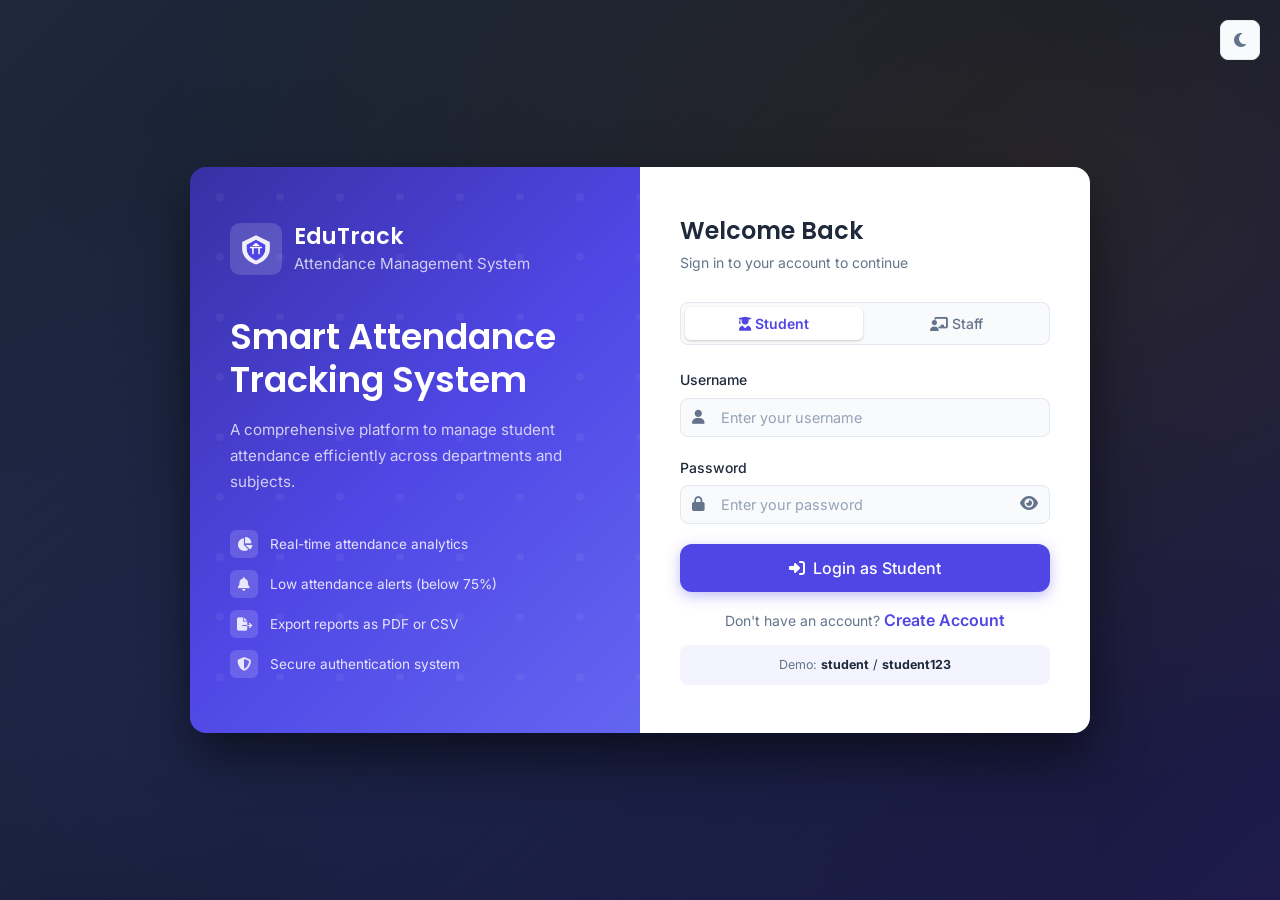
<file: index.html>
<!DOCTYPE html>
<html lang="en">
<head>
  <meta charset="UTF-8" />
  <meta name="viewport" content="width=device-width, initial-scale=1.0" />
  <title>EduTrack — Student Attendance Management System</title>
  <meta name="description" content="EduTrack is a professional student attendance management system for colleges. Login as student or staff to manage attendance records." />
  <link rel="stylesheet" href="https://cdnjs.cloudflare.com/ajax/libs/font-awesome/6.5.0/css/all.min.css" />
  <link rel="stylesheet" href="css/style.css" />
  <style>
    body { background: #0f172a; }
    .login-form-panel { background: #fff; }
    [data-theme="dark"] .login-form-panel { background: #1e293b; }
    .login-tab-wrap { position: fixed; top: 20px; right: 20px; z-index: 10; }
    .login-particles span:nth-child(1)  { width:8px;  height:8px;  left:10%; animation-duration:12s; animation-delay:0s; }
    .login-particles span:nth-child(2)  { width:14px; height:14px; left:25%; animation-duration:16s; animation-delay:2s; }
    .login-particles span:nth-child(3)  { width:6px;  height:6px;  left:45%; animation-duration:10s; animation-delay:1s; }
    .login-particles span:nth-child(4)  { width:10px; height:10px; left:65%; animation-duration:14s; animation-delay:3s; }
    .login-particles span:nth-child(5)  { width:18px; height:18px; left:80%; animation-duration:18s; animation-delay:0.5s; }
    .login-particles span:nth-child(6)  { width:6px;  height:6px;  left:35%; animation-duration:11s; animation-delay:4s; }
    .login-particles span:nth-child(7)  { width:12px; height:12px; left:55%; animation-duration:15s; animation-delay:1.5s; }
    .spinner { width:18px; height:18px; border:2px solid rgba(255,255,255,0.4); border-top-color:#fff; border-radius:50%; animation:spin 0.7s linear infinite; display:inline-block; }
    @keyframes spin { to { transform:rotate(360deg); } }
    .pwd-toggle { position:absolute; right:12px; top:50%; transform:translateY(-50%); cursor:pointer; color:var(--text-muted); }
  </style>
</head>
<body>
  <!-- Theme toggle -->
  <div class="login-tab-wrap">
    <button class="theme-toggle" id="themeToggle" title="Toggle theme"><i class="fas fa-moon"></i></button>
  </div>

  <!-- Floating particles -->
  <div class="login-particles">
    <span></span><span></span><span></span><span></span>
    <span></span><span></span><span></span>
  </div>

  <div class="login-page">
    <div class="login-container fade-in-up">

      <!-- Hero Panel -->
      <div class="login-hero">
        <div class="login-hero-logo">
          <!-- Inline SVG Logo -->
          <svg width="52" height="52" viewBox="0 0 52 52" fill="none" xmlns="http://www.w3.org/2000/svg" style="border-radius:10px;background:rgba(255,255,255,0.15);padding:6px">
            <path d="M26 8L44 17V26C44 35.4 36 43.2 26 46C16 43.2 8 35.4 8 26V17L26 8Z" fill="rgba(255,255,255,0.9)"/>
            <path d="M26 14L38 20.5V26C38 32.6 32.8 38.6 26 40.8C19.2 38.6 14 32.6 14 26V20.5L26 14Z" fill="#4f46e5"/>
            <path d="M19 24H33M22 24V32M30 24V32" stroke="white" stroke-width="2" stroke-linecap="round"/>
            <path d="M21 22H31L26 18L21 22Z" fill="white"/>
          </svg>
          <div>
            <h2>EduTrack</h2>
            <p>Attendance Management System</p>
          </div>
        </div>
        <h1>Smart Attendance<br/>Tracking System</h1>
        <p>A comprehensive platform to manage student attendance efficiently across departments and subjects.</p>
        <div class="login-hero-features">
          <div class="login-hero-feature"><i class="fas fa-chart-pie"></i><span>Real-time attendance analytics</span></div>
          <div class="login-hero-feature"><i class="fas fa-bell"></i><span>Low attendance alerts (below 75%)</span></div>
          <div class="login-hero-feature"><i class="fas fa-file-export"></i><span>Export reports as PDF or CSV</span></div>
          <div class="login-hero-feature"><i class="fas fa-shield-alt"></i><span>Secure authentication system</span></div>
        </div>
      </div>

      <!-- Form Panel -->
      <div class="login-form-panel">
        <h2>Welcome Back</h2>
        <p>Sign in to your account to continue</p>

        <!-- Tabs -->
        <div class="tabs mb-4" id="loginTabs" style="margin-bottom:24px">
          <button class="tab-btn active" data-tab="studentTab" id="tabStudent" onclick="switchTab('student')">
            <i class="fas fa-user-graduate"></i> Student
          </button>
          <button class="tab-btn" data-tab="staffTab" id="tabStaff" onclick="switchTab('staff')">
            <i class="fas fa-chalkboard-teacher"></i> Staff
          </button>
        </div>

        <!-- Student Login -->
        <div id="studentTab" class="tab-content active">
          <form id="studentLoginForm" onsubmit="handleLogin(event,'student')">
            <div class="form-group">
              <label class="form-label">Username</label>
              <div class="input-group">
                <i class="fas fa-user input-icon"></i>
                <input type="text" id="studentUsername" class="form-control" placeholder="Enter your username" autocomplete="username" required />
              </div>
              <div class="form-error" id="stuUsernameErr"></div>
            </div>
            <div class="form-group">
              <label class="form-label">Password</label>
              <div class="input-group" style="position:relative">
                <i class="fas fa-lock input-icon"></i>
                <input type="password" id="studentPassword" class="form-control" placeholder="Enter your password" autocomplete="current-password" required />
                <span class="pwd-toggle" onclick="togglePwd('studentPassword',this)"><i class="fas fa-eye"></i></span>
              </div>
              <div class="form-error" id="stuPassErr"></div>
            </div>
            <div class="form-error" id="stuLoginErr" style="margin-bottom:12px;font-size:0.875rem"></div>
            <button type="submit" class="btn btn-primary btn-block btn-lg" id="stuLoginBtn">
              <i class="fas fa-sign-in-alt"></i> Login as Student
            </button>
          </form>
          <div class="text-center mt-4">
            <span class="text-muted text-sm">Don't have an account? </span>
            <a href="register.html?type=student" style="font-weight:600">Create Account</a>
          </div>
          <div class="mt-3 text-center" style="padding:10px;background:rgba(79,70,229,0.06);border-radius:8px;font-size:0.78rem">
            <span class="text-muted">Demo: </span><strong>student</strong> / <strong>student123</strong>
          </div>
        </div>

        <!-- Staff Login -->
        <div id="staffTab" class="tab-content">
          <form id="staffLoginForm" onsubmit="handleLogin(event,'staff')">
            <div class="form-group">
              <label class="form-label">Username</label>
              <div class="input-group">
                <i class="fas fa-id-card input-icon"></i>
                <input type="text" id="staffUsername" class="form-control" placeholder="Enter staff username" autocomplete="username" required />
              </div>
            </div>
            <div class="form-group">
              <label class="form-label">Password</label>
              <div class="input-group" style="position:relative">
                <i class="fas fa-lock input-icon"></i>
                <input type="password" id="staffPassword" class="form-control" placeholder="Enter your password" autocomplete="current-password" required />
                <span class="pwd-toggle" onclick="togglePwd('staffPassword',this)"><i class="fas fa-eye"></i></span>
              </div>
            </div>
            <div class="form-error" id="staffLoginErr" style="margin-bottom:12px;font-size:0.875rem"></div>
            <button type="submit" class="btn btn-primary btn-block btn-lg" id="staffLoginBtn">
              <i class="fas fa-sign-in-alt"></i> Login as Staff
            </button>
          </form>
          <div class="text-center mt-4">
            <span class="text-muted text-sm">New staff member? </span>
            <a href="register.html?type=staff" style="font-weight:600">Create Account</a>
          </div>
          <div class="mt-3 text-center" style="padding:10px;background:rgba(79,70,229,0.06);border-radius:8px;font-size:0.78rem">
            <span class="text-muted">Demo: </span><strong>staff</strong> / <strong>staff123</strong>
          </div>
        </div>
      </div>
    </div>
  </div>

  <script src="js/data.js"></script>
  <script src="js/utils.js"></script>
  <script>
    // Init
    Theme.init();
    Toast.init();

    // If already logged in, redirect
    const session = DB.getSession();
    if (session) {
      window.location.href = session.type === 'staff' ? 'staff.html' : 'student.html';
    }

    function switchTab(type) {
      ['student','staff'].forEach(t => {
        document.getElementById(`${t}Tab`).classList.toggle('active', t === type);
        document.getElementById(`tab${t.charAt(0).toUpperCase()+t.slice(1)}`).classList.toggle('active', t === type);
      });
    }

    function togglePwd(id, el) {
      const input = document.getElementById(id);
      const icon = el.querySelector('i');
      if (input.type === 'password') {
        input.type = 'text'; icon.className = 'fas fa-eye-slash';
      } else {
        input.type = 'password'; icon.className = 'fas fa-eye';
      }
    }

    async function handleLogin(e, type) {
      e.preventDefault();
      const btn = document.getElementById(type === 'student' ? 'stuLoginBtn' : 'staffLoginBtn');
      const errEl = document.getElementById(type === 'student' ? 'stuLoginErr' : 'staffLoginErr');
      const username = document.getElementById(type === 'student' ? 'studentUsername' : 'staffUsername').value.trim();
      const password = document.getElementById(type === 'student' ? 'studentPassword' : 'staffPassword').value;

      // Clear errors
      errEl.style.display = 'none'; errEl.textContent = '';

      // Loading state
      btn.disabled = true;
      btn.innerHTML = '<span class="spinner"></span> Signing in...';

      // Simulate async (300ms)
      await new Promise(r => setTimeout(r, 400));

      const user = DB.loginUser(username, password, type);
      if (!user) {
        errEl.textContent = 'Invalid username or password. Please try again.';
        errEl.style.display = 'block'; errEl.classList.add('show');
        btn.disabled = false;
        btn.innerHTML = type === 'student'
          ? '<i class="fas fa-sign-in-alt"></i> Login as Student'
          : '<i class="fas fa-sign-in-alt"></i> Login as Staff';
        return;
      }

      DB.setSession(user);
      Toast.success('Login Successful', `Welcome back, ${user.name}!`);
      setTimeout(() => {
        window.location.href = type === 'staff' ? 'staff.html' : 'student.html';
      }, 600);
    }
  </script>
</body>
</html>
</file>
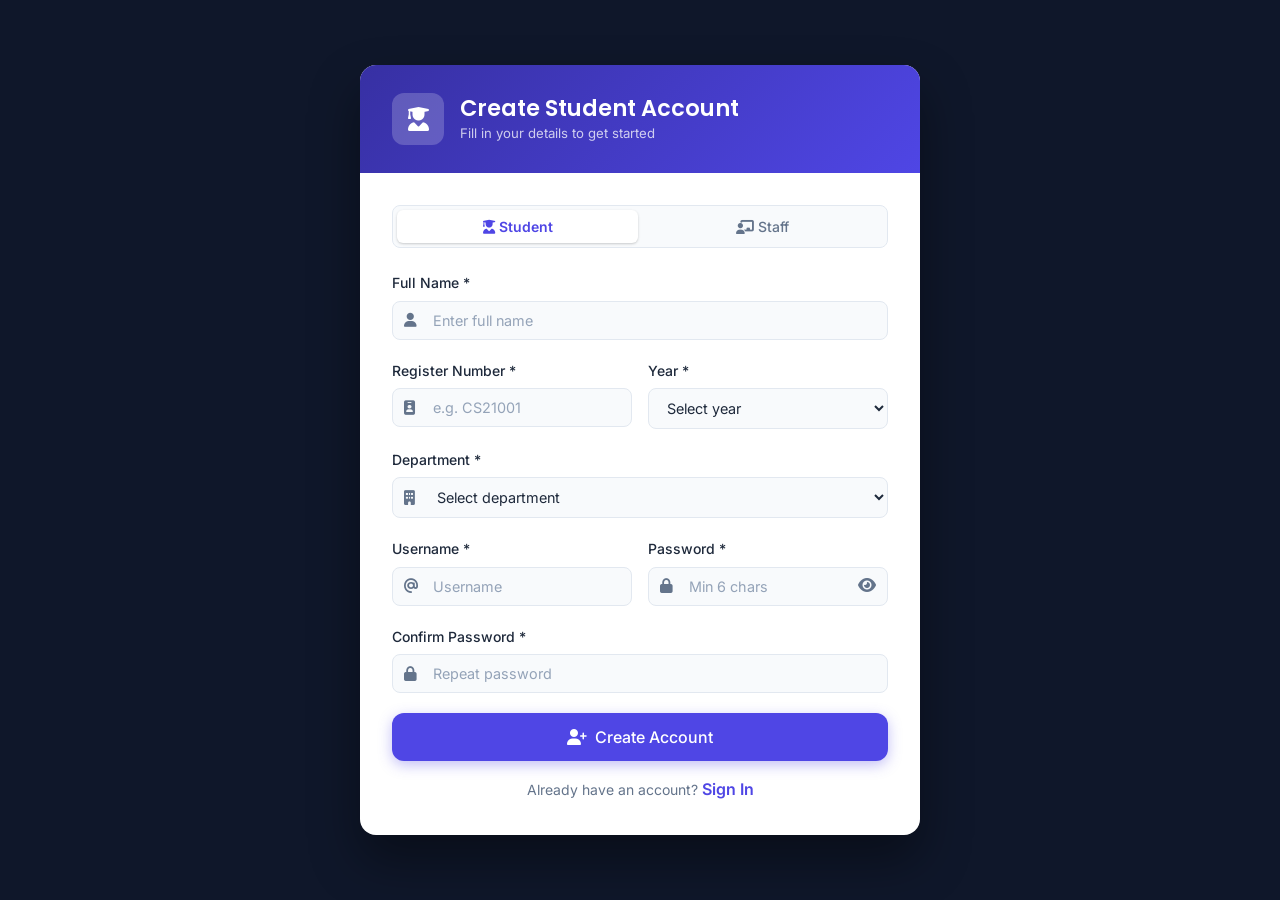
<file: register.html>
<!DOCTYPE html>
<html lang="en">
<head>
  <meta charset="UTF-8" />
  <meta name="viewport" content="width=device-width, initial-scale=1.0" />
  <title>Create Account — EduTrack</title>
  <meta name="description" content="Create a new student or staff account on EduTrack." />
  <link rel="stylesheet" href="https://cdnjs.cloudflare.com/ajax/libs/font-awesome/6.5.0/css/all.min.css" />
  <link rel="stylesheet" href="css/style.css" />
  <style>
    body { background: #0f172a; }
    .register-container {
      min-height: 100vh; display: flex; align-items: center; justify-content: center;
      padding: 20px; position: relative;
    }
    .register-card {
      background: var(--surface); border-radius: var(--radius-lg);
      box-shadow: 0 25px 50px rgba(0,0,0,0.4); width: 100%; max-width: 560px;
      animation: scaleIn 0.4s cubic-bezier(0.34,1.56,0.64,1);
      overflow: hidden;
    }
    .register-header {
      background: linear-gradient(135deg, var(--primary-dark), var(--primary));
      padding: 28px 32px; display: flex; align-items: center; gap: 16px;
    }
    .register-header-icon {
      width: 52px; height: 52px; border-radius: 12px; background: rgba(255,255,255,0.2);
      display: flex; align-items: center; justify-content: center; font-size: 1.5rem; color: #fff; flex-shrink: 0;
    }
    .register-header h2 { color: #fff; font-size: 1.4rem; }
    .register-header p { color: rgba(255,255,255,0.75); font-size: 0.825rem; margin: 0; }
    .register-body { padding: 32px; }
    .form-row { display: grid; grid-template-columns: 1fr 1fr; gap: 16px; }
    @media(max-width:500px){ .form-row { grid-template-columns: 1fr; } }
    .spinner { width:16px; height:16px; border:2px solid rgba(255,255,255,0.4); border-top-color:#fff; border-radius:50%; animation:spin 0.7s linear infinite; display:inline-block; }
    @keyframes spin { to { transform:rotate(360deg); } }
    .pwd-toggle { position:absolute; right:12px; top:50%; transform:translateY(-50%); cursor:pointer; color:var(--text-muted); }
  </style>
</head>
<body>
  <div class="register-container">
    <!-- BG -->
    <div class="login-particles" style="position:fixed">
      <span></span><span></span><span></span><span></span><span></span>
    </div>

    <div class="register-card" style="position:relative;z-index:1">
      <div class="register-header" id="regHeader">
        <div class="register-header-icon" id="regIcon"><i class="fas fa-user-graduate"></i></div>
        <div>
          <h2 id="regTitle">Create Student Account</h2>
          <p id="regSubtitle">Fill in your details to get started</p>
        </div>
      </div>
      <div class="register-body">

        <!-- Type Switcher -->
        <div class="tabs mb-4" id="regTypeTabs" style="margin-bottom:24px">
          <button class="tab-btn active" id="tabTypeStudent" onclick="setType('student')">
            <i class="fas fa-user-graduate"></i> Student
          </button>
          <button class="tab-btn" id="tabTypeStaff" onclick="setType('staff')">
            <i class="fas fa-chalkboard-teacher"></i> Staff
          </button>
        </div>

        <form id="regForm" onsubmit="handleRegister(event)">
          <!-- Common Fields -->
          <div class="form-group">
            <label class="form-label">Full Name *</label>
            <div class="input-group">
              <i class="fas fa-user input-icon"></i>
              <input type="text" id="regName" class="form-control" placeholder="Enter full name" required />
            </div>
          </div>

          <!-- Student Fields -->
          <div id="studentFields">
            <div class="form-row">
              <div class="form-group">
                <label class="form-label">Register Number *</label>
                <div class="input-group">
                  <i class="fas fa-id-badge input-icon"></i>
                  <input type="text" id="regRegNo" class="form-control" placeholder="e.g. CS21001" />
                </div>
              </div>
              <div class="form-group">
                <label class="form-label">Year *</label>
                <select id="regYear" class="form-control">
                  <option value="">Select year</option>
                  <option>1st Year</option>
                  <option>2nd Year</option>
                  <option>3rd Year</option>
                  <option>4th Year</option>
                </select>
              </div>
            </div>
          </div>

          <!-- Staff Fields -->
          <div id="staffFields" class="hidden">
            <div class="form-group">
              <label class="form-label">Staff ID *</label>
              <div class="input-group">
                <i class="fas fa-id-card input-icon"></i>
                <input type="text" id="regStaffId" class="form-control" placeholder="e.g. ST001" />
              </div>
            </div>
            <div class="form-group">
              <label class="form-label">Subjects (comma-separated) *</label>
              <div class="input-group">
                <i class="fas fa-book input-icon"></i>
                <input type="text" id="regSubjects" class="form-control" placeholder="e.g. Maths, Physics, Chemistry" />
              </div>
            </div>
          </div>

          <!-- Department -->
          <div class="form-group">
            <label class="form-label">Department *</label>
            <div class="input-group">
              <i class="fas fa-building input-icon"></i>
              <select id="regDept" class="form-control" required>
                <option value="">Select department</option>
                <option>Computer Science</option>
                <option>Electronics</option>
                <option>Mechanical</option>
                <option>Civil</option>
                <option>Electrical</option>
                <option>Information Technology</option>
                <option>Biotechnology</option>
                <option>Mathematics</option>
              </select>
            </div>
          </div>

          <!-- Username & Password -->
          <div class="form-row">
            <div class="form-group">
              <label class="form-label">Username *</label>
              <div class="input-group">
                <i class="fas fa-at input-icon"></i>
                <input type="text" id="regUsername" class="form-control" placeholder="Username" required autocomplete="off" />
              </div>
            </div>
            <div class="form-group">
              <label class="form-label">Password *</label>
              <div class="input-group" style="position:relative">
                <i class="fas fa-lock input-icon"></i>
                <input type="password" id="regPassword" class="form-control" placeholder="Min 6 chars" required autocomplete="new-password" />
                <span class="pwd-toggle" onclick="togglePwdReg()"><i class="fas fa-eye" id="pwdEyeIcon"></i></span>
              </div>
            </div>
          </div>
          <div class="form-group">
            <label class="form-label">Confirm Password *</label>
            <div class="input-group" style="position:relative">
              <i class="fas fa-lock input-icon"></i>
              <input type="password" id="regConfirm" class="form-control" placeholder="Repeat password" required />
            </div>
          </div>

          <div class="form-error" id="regError" style="margin-bottom:12px;font-size:0.875rem"></div>

          <button type="submit" class="btn btn-primary btn-block btn-lg" id="regBtn">
            <i class="fas fa-user-plus"></i> Create Account
          </button>

          <div class="text-center mt-4">
            <span class="text-muted text-sm">Already have an account? </span>
            <a href="index.html" style="font-weight:600">Sign In</a>
          </div>
        </form>
      </div>
    </div>
  </div>

  <script src="js/data.js"></script>
  <script src="js/utils.js"></script>
  <script>
    Theme.init();
    Toast.init();

    let currentType = 'student';

    // Read URL param
    const urlType = new URLSearchParams(window.location.search).get('type');
    if (urlType === 'staff') setType('staff');

    function setType(type) {
      currentType = type;
      document.getElementById('tabTypeStudent').classList.toggle('active', type === 'student');
      document.getElementById('tabTypeStaff').classList.toggle('active', type === 'staff');
      document.getElementById('studentFields').classList.toggle('hidden', type !== 'student');
      document.getElementById('staffFields').classList.toggle('hidden', type !== 'staff');
      if (type === 'student') {
        document.getElementById('regTitle').textContent = 'Create Student Account';
        document.getElementById('regIcon').innerHTML = '<i class="fas fa-user-graduate"></i>';
      } else {
        document.getElementById('regTitle').textContent = 'Create Staff Account';
        document.getElementById('regIcon').innerHTML = '<i class="fas fa-chalkboard-teacher"></i>';
      }
    }

    function togglePwdReg() {
      const input = document.getElementById('regPassword');
      const icon = document.getElementById('pwdEyeIcon');
      if (input.type === 'password') { input.type = 'text'; icon.className = 'fas fa-eye-slash'; }
      else { input.type = 'password'; icon.className = 'fas fa-eye'; }
    }

    async function handleRegister(e) {
      e.preventDefault();
      const errEl = document.getElementById('regError');
      const btn = document.getElementById('regBtn');
      errEl.style.display = 'none'; errEl.textContent = '';

      const name     = document.getElementById('regName').value.trim();
      const dept     = document.getElementById('regDept').value;
      const username = document.getElementById('regUsername').value.trim();
      const password = document.getElementById('regPassword').value;
      const confirm  = document.getElementById('regConfirm').value;

      // Validate
      if (!name || !dept || !username || !password) {
        errEl.textContent = 'Please fill in all required fields.';
        errEl.style.display = 'block'; return;
      }
      if (password.length < 6) {
        errEl.textContent = 'Password must be at least 6 characters.';
        errEl.style.display = 'block'; return;
      }
      if (password !== confirm) {
        errEl.textContent = 'Passwords do not match.';
        errEl.style.display = 'block'; return;
      }

      let data = { type: currentType, name, dept, username, password };

      if (currentType === 'student') {
        const regNo = document.getElementById('regRegNo').value.trim();
        const year  = document.getElementById('regYear').value;
        if (!regNo || !year) {
          errEl.textContent = 'Please fill register number and year.';
          errEl.style.display = 'block'; return;
        }
        data = { ...data, regNo, year };
      } else {
        const staffId  = document.getElementById('regStaffId').value.trim();
        const subjects = document.getElementById('regSubjects').value.trim();
        if (!staffId || !subjects) {
          errEl.textContent = 'Please fill staff ID and subjects.';
          errEl.style.display = 'block'; return;
        }
        data = { ...data, staffId, subjects: subjects.split(',').map(s => s.trim()).filter(Boolean) };
      }

      btn.disabled = true;
      btn.innerHTML = '<span class="spinner"></span> Creating account...';
      await new Promise(r => setTimeout(r, 400));

      const result = DB.registerUser(data);
      if (!result.success) {
        errEl.textContent = result.error;
        errEl.style.display = 'block';
        btn.disabled = false;
        btn.innerHTML = '<i class="fas fa-user-plus"></i> Create Account';
        return;
      }

      Toast.success('Account Created!', `Welcome to EduTrack, ${name}!`);
      setTimeout(() => { window.location.href = `index.html?type=${currentType}`; }, 1000);
    }
  </script>
</body>
</html>
</file>
<file: css/style.css>
/* =====================================================
   EduTrack — Student Attendance Management System
   Global Stylesheet
   ===================================================== */

@import url('https://fonts.googleapis.com/css2?family=Inter:wght@300;400;500;600;700;800&family=Poppins:wght@400;500;600;700&display=swap');

/* ── CSS Variables ──────────────────────────────────── */
:root {
  /* Brand */
  --primary:       #4f46e5;
  --primary-light: #6366f1;
  --primary-dark:  #3730a3;
  --accent:        #f59e0b;
  --success:       #10b981;
  --danger:        #ef4444;
  --warning:       #f59e0b;
  --info:          #3b82f6;

  /* Light Mode */
  --bg:            #f1f5f9;
  --surface:       #ffffff;
  --surface-2:     #f8fafc;
  --border:        #e2e8f0;
  --text:          #1e293b;
  --text-muted:    #64748b;
  --text-light:    #94a3b8;
  --sidebar-bg:    #1e293b;
  --sidebar-text:  #cbd5e1;
  --sidebar-hover: rgba(99,102,241,0.15);
  --sidebar-active:#4f46e5;
  --shadow:        0 1px 3px rgba(0,0,0,0.12), 0 1px 2px rgba(0,0,0,0.08);
  --shadow-md:     0 4px 6px -1px rgba(0,0,0,0.1), 0 2px 4px -2px rgba(0,0,0,0.1);
  --shadow-lg:     0 10px 15px -3px rgba(0,0,0,0.1), 0 4px 6px -4px rgba(0,0,0,0.1);
  --radius:        12px;
  --radius-sm:     8px;
  --radius-lg:     16px;
  --transition:    all 0.2s cubic-bezier(0.4, 0, 0.2, 1);
}

/* Dark Mode */
[data-theme="dark"] {
  --bg:            #0f172a;
  --surface:       #1e293b;
  --surface-2:     #334155;
  --border:        #334155;
  --text:          #f1f5f9;
  --text-muted:    #94a3b8;
  --text-light:    #64748b;
  --sidebar-bg:    #020617;
  --sidebar-text:  #94a3b8;
  --shadow:        0 1px 3px rgba(0,0,0,0.4);
  --shadow-md:     0 4px 6px -1px rgba(0,0,0,0.4);
  --shadow-lg:     0 10px 15px -3px rgba(0,0,0,0.4);
}

/* ── Reset & Base ───────────────────────────────────── */
*, *::before, *::after { box-sizing: border-box; margin: 0; padding: 0; }

html { scroll-behavior: smooth; }

body {
  font-family: 'Inter', system-ui, sans-serif;
  background: var(--bg);
  color: var(--text);
  line-height: 1.6;
  transition: background 0.3s ease, color 0.3s ease;
  min-height: 100vh;
}

a { text-decoration: none; color: var(--primary); }
ul { list-style: none; }
img { max-width: 100%; display: block; }

/* ── Scrollbar ──────────────────────────────────────── */
::-webkit-scrollbar { width: 6px; height: 6px; }
::-webkit-scrollbar-track { background: var(--bg); }
::-webkit-scrollbar-thumb { background: var(--border); border-radius: 99px; }
::-webkit-scrollbar-thumb:hover { background: var(--primary); }

/* ── Typography ─────────────────────────────────────── */
h1, h2, h3, h4, h5, h6 { font-family: 'Poppins', sans-serif; font-weight: 600; line-height: 1.3; }
h1 { font-size: 2rem; }
h2 { font-size: 1.5rem; }
h3 { font-size: 1.25rem; }
h4 { font-size: 1rem; }
p { color: var(--text-muted); }

/* ── Buttons ────────────────────────────────────────── */
.btn {
  display: inline-flex; align-items: center; gap: 8px;
  padding: 10px 20px; border-radius: var(--radius-sm);
  font-size: 0.875rem; font-weight: 500;
  cursor: pointer; border: none; outline: none;
  transition: var(--transition);
  font-family: 'Inter', sans-serif;
  white-space: nowrap;
}
.btn:active { transform: scale(0.97); }
.btn-primary { background: var(--primary); color: #fff; box-shadow: 0 4px 14px rgba(79,70,229,0.35); }
.btn-primary:hover { background: var(--primary-dark); box-shadow: 0 6px 20px rgba(79,70,229,0.45); transform: translateY(-1px); }
.btn-success { background: var(--success); color: #fff; box-shadow: 0 4px 14px rgba(16,185,129,0.3); }
.btn-success:hover { background: #059669; transform: translateY(-1px); }
.btn-danger { background: var(--danger); color: #fff; box-shadow: 0 4px 14px rgba(239,68,68,0.3); }
.btn-danger:hover { background: #dc2626; transform: translateY(-1px); }
.btn-outline { background: transparent; color: var(--text); border: 1.5px solid var(--border); }
.btn-outline:hover { border-color: var(--primary); color: var(--primary); background: rgba(79,70,229,0.05); }
.btn-sm { padding: 6px 14px; font-size: 0.8rem; border-radius: 6px; }
.btn-lg { padding: 14px 28px; font-size: 1rem; border-radius: var(--radius); }
.btn-block { width: 100%; justify-content: center; }
.btn-icon { padding: 8px; border-radius: var(--radius-sm); }
.btn:disabled { opacity: 0.6; cursor: not-allowed; transform: none !important; }

/* ── Form Controls ──────────────────────────────────── */
.form-group { margin-bottom: 1.25rem; }
.form-label { display: block; font-size: 0.875rem; font-weight: 500; color: var(--text); margin-bottom: 6px; }
.form-control {
  width: 100%; padding: 10px 14px;
  background: var(--surface-2); border: 1.5px solid var(--border);
  border-radius: var(--radius-sm); color: var(--text);
  font-size: 0.9rem; font-family: 'Inter', sans-serif;
  transition: var(--transition); outline: none;
}
.form-control:focus { border-color: var(--primary); box-shadow: 0 0 0 3px rgba(79,70,229,0.15); background: var(--surface); }
.form-control::placeholder { color: var(--text-light); }
select.form-control { cursor: pointer; }
.input-group { position: relative; }
.input-group .form-control { padding-left: 40px; }
.input-group .input-icon { position: absolute; left: 12px; top: 50%; transform: translateY(-50%); color: var(--text-muted); font-size: 0.9rem; pointer-events: none; }
.input-group .input-icon-right { position: absolute; right: 12px; top: 50%; transform: translateY(-50%); color: var(--text-muted); cursor: pointer; }
.form-error { font-size: 0.8rem; color: var(--danger); margin-top: 4px; display: none; }
.form-error.show { display: block; }

/* ── Cards ──────────────────────────────────────────── */
.card {
  background: var(--surface);
  border: 1px solid var(--border);
  border-radius: var(--radius);
  box-shadow: var(--shadow);
  transition: var(--transition);
}
.card:hover { box-shadow: var(--shadow-md); }
.card-header { padding: 20px 24px 16px; border-bottom: 1px solid var(--border); display: flex; align-items: center; justify-content: space-between; }
.card-body { padding: 24px; }
.card-footer { padding: 16px 24px; border-top: 1px solid var(--border); }

/* ── Stat Cards ─────────────────────────────────────── */
.stat-card {
  background: var(--surface); border: 1px solid var(--border);
  border-radius: var(--radius); padding: 24px;
  box-shadow: var(--shadow); transition: var(--transition);
  position: relative; overflow: hidden;
}
.stat-card::before {
  content: ''; position: absolute; top: 0; left: 0; right: 0;
  height: 3px; background: var(--card-color, var(--primary));
}
.stat-card:hover { box-shadow: var(--shadow-md); transform: translateY(-2px); }
.stat-card .stat-icon {
  width: 48px; height: 48px; border-radius: var(--radius-sm);
  background: color-mix(in srgb, var(--card-color, var(--primary)) 12%, transparent);
  color: var(--card-color, var(--primary));
  display: flex; align-items: center; justify-content: center;
  font-size: 1.25rem; margin-bottom: 16px;
}
.stat-card .stat-value { font-size: 2rem; font-weight: 700; color: var(--text); font-family: 'Poppins', sans-serif; }
.stat-card .stat-label { font-size: 0.8rem; font-weight: 500; color: var(--text-muted); text-transform: uppercase; letter-spacing: 0.05em; margin-top: 4px; }
.stat-card .stat-change { font-size: 0.8rem; margin-top: 8px; }

/* ── Badges ─────────────────────────────────────────── */
.badge {
  display: inline-flex; align-items: center; gap: 4px;
  padding: 3px 10px; border-radius: 99px;
  font-size: 0.75rem; font-weight: 600; text-transform: uppercase; letter-spacing: 0.03em;
}
.badge-success { background: rgba(16,185,129,0.12); color: #059669; }
.badge-danger  { background: rgba(239,68,68,0.12); color: #dc2626; }
.badge-warning { background: rgba(245,158,11,0.12); color: #d97706; }
.badge-info    { background: rgba(59,130,246,0.12); color: #2563eb; }
.badge-primary { background: rgba(79,70,229,0.12); color: var(--primary); }

/* ── Progress Bar ───────────────────────────────────── */
.progress { background: var(--border); border-radius: 99px; height: 8px; overflow: hidden; }
.progress-bar { height: 100%; border-radius: 99px; transition: width 0.8s cubic-bezier(0.4,0,0.2,1); }
.progress-bar.high  { background: linear-gradient(90deg, var(--success), #34d399); }
.progress-bar.mid   { background: linear-gradient(90deg, var(--warning), #fbbf24); }
.progress-bar.low   { background: linear-gradient(90deg, var(--danger), #f87171); }

/* ── Table ──────────────────────────────────────────── */
.table-wrapper { overflow-x: auto; }
.table { width: 100%; border-collapse: collapse; font-size: 0.875rem; }
.table th { background: var(--surface-2); color: var(--text-muted); font-weight: 600; font-size: 0.75rem; text-transform: uppercase; letter-spacing: 0.05em; padding: 12px 16px; text-align: left; border-bottom: 1px solid var(--border); }
.table td { padding: 14px 16px; border-bottom: 1px solid var(--border); color: var(--text); vertical-align: middle; }
.table tr:last-child td { border-bottom: none; }
.table tbody tr:hover { background: var(--surface-2); }
.table .avatar { width: 32px; height: 32px; border-radius: 50%; background: linear-gradient(135deg, var(--primary), var(--primary-light)); color: #fff; display: flex; align-items: center; justify-content: center; font-size: 0.75rem; font-weight: 700; flex-shrink: 0; }

/* ── Sidebar Layout ─────────────────────────────────── */
.app-layout { display: flex; min-height: 100vh; }

.sidebar {
  width: 260px; flex-shrink: 0;
  background: var(--sidebar-bg);
  display: flex; flex-direction: column;
  position: fixed; left: 0; top: 0; bottom: 0;
  z-index: 100; transition: transform 0.3s ease;
  overflow-y: auto; overflow-x: hidden;
}

.sidebar-brand {
  padding: 24px 20px 20px;
  display: flex; align-items: center; gap: 12px;
  border-bottom: 1px solid rgba(255,255,255,0.08);
}
.sidebar-brand img { width: 38px; height: 38px; border-radius: 8px; object-fit: cover; }
.sidebar-brand-text { flex: 1; }
.sidebar-brand-text h3 { color: #fff; font-size: 1rem; margin: 0; }
.sidebar-brand-text p { color: var(--sidebar-text); font-size: 0.7rem; margin: 0; }

.sidebar-nav { flex: 1; padding: 16px 12px; }
.nav-section { margin-bottom: 24px; }
.nav-section-title { font-size: 0.65rem; font-weight: 700; text-transform: uppercase; letter-spacing: 0.1em; color: var(--text-light); padding: 0 8px; margin-bottom: 8px; }
.nav-item {
  display: flex; align-items: center; gap: 10px;
  padding: 10px 12px; border-radius: var(--radius-sm);
  color: var(--sidebar-text); font-size: 0.875rem; font-weight: 500;
  cursor: pointer; transition: var(--transition); margin-bottom: 2px;
}
.nav-item i { width: 18px; text-align: center; font-size: 0.9rem; opacity: 0.8; }
.nav-item:hover { background: var(--sidebar-hover); color: #fff; }
.nav-item.active { background: var(--sidebar-active); color: #fff; box-shadow: 0 4px 14px rgba(79,70,229,0.35); }
.nav-item.active i { opacity: 1; }

.sidebar-footer {
  padding: 16px 12px;
  border-top: 1px solid rgba(255,255,255,0.08);
}
.sidebar-user {
  display: flex; align-items: center; gap: 10px;
  padding: 10px 12px; border-radius: var(--radius-sm);
  cursor: pointer;
}
.sidebar-user:hover { background: var(--sidebar-hover); }
.sidebar-avatar { width: 36px; height: 36px; border-radius: 50%; background: linear-gradient(135deg, var(--primary), #818cf8); display: flex; align-items: center; justify-content: center; color: #fff; font-weight: 700; font-size: 0.875rem; flex-shrink: 0; }
.sidebar-user-info { flex: 1; overflow: hidden; }
.sidebar-user-info h5 { color: #fff; font-size: 0.85rem; white-space: nowrap; overflow: hidden; text-overflow: ellipsis; }
.sidebar-user-info p { color: var(--sidebar-text); font-size: 0.7rem; }

/* ── Main Content ───────────────────────────────────── */
.main-content { flex: 1; margin-left: 260px; display: flex; flex-direction: column; min-height: 100vh; }

.topbar {
  height: 64px; background: var(--surface); border-bottom: 1px solid var(--border);
  display: flex; align-items: center; justify-content: space-between;
  padding: 0 28px; position: sticky; top: 0; z-index: 50;
  box-shadow: var(--shadow);
}
.topbar-left { display: flex; align-items: center; gap: 16px; }
.topbar-title { font-size: 1.1rem; font-weight: 600; color: var(--text); }
.topbar-right { display: flex; align-items: center; gap: 12px; }

.page-content { padding: 28px; flex: 1; }
.page-header { margin-bottom: 28px; }
.page-header h1 { font-size: 1.5rem; }
.page-header p { margin-top: 4px; font-size: 0.875rem; }

/* Stat Grid */
.stat-grid { display: grid; grid-template-columns: repeat(auto-fit, minmax(200px, 1fr)); gap: 20px; margin-bottom: 28px; }

/* Content Grid */
.content-grid { display: grid; grid-template-columns: 1fr 1fr; gap: 24px; margin-bottom: 28px; }
.content-grid.cols-3 { grid-template-columns: repeat(3, 1fr); }
.full-width { grid-column: 1 / -1; }

/* ── Theme Toggle ───────────────────────────────────── */
.theme-toggle {
  width: 40px; height: 40px; border-radius: var(--radius-sm);
  background: var(--surface-2); border: 1px solid var(--border);
  cursor: pointer; display: flex; align-items: center; justify-content: center;
  color: var(--text-muted); font-size: 1rem; transition: var(--transition);
}
.theme-toggle:hover { border-color: var(--primary); color: var(--primary); background: rgba(79,70,229,0.05); }

/* ── Hamburger ──────────────────────────────────────── */
.hamburger { display: none; width: 40px; height: 40px; border-radius: var(--radius-sm); background: transparent; border: 1px solid var(--border); cursor: pointer; align-items: center; justify-content: center; color: var(--text); font-size: 1rem; }

/* ── Overlay ────────────────────────────────────────── */
.sidebar-overlay { display: none; position: fixed; inset: 0; background: rgba(0,0,0,0.5); z-index: 99; }

/* ── Notification Toast ─────────────────────────────── */
.toast-container { position: fixed; top: 80px; right: 20px; z-index: 1000; display: flex; flex-direction: column; gap: 8px; }
.toast {
  background: var(--surface); border: 1px solid var(--border);
  border-radius: var(--radius-sm); padding: 14px 18px;
  box-shadow: var(--shadow-lg); display: flex; align-items: center; gap: 12px;
  min-width: 280px; max-width: 360px;
  animation: slideInRight 0.3s ease; font-size: 0.875rem;
}
.toast.removing { animation: slideOutRight 0.3s ease forwards; }
.toast-icon { width: 32px; height: 32px; border-radius: 50%; display: flex; align-items: center; justify-content: center; flex-shrink: 0; font-size: 0.9rem; }
.toast-success .toast-icon { background: rgba(16,185,129,0.15); color: var(--success); }
.toast-error .toast-icon { background: rgba(239,68,68,0.15); color: var(--danger); }
.toast-warning .toast-icon { background: rgba(245,158,11,0.15); color: var(--warning); }
.toast-info .toast-icon { background: rgba(59,130,246,0.15); color: var(--info); }
.toast-body h5 { font-size: 0.875rem; font-weight: 600; color: var(--text); }
.toast-body p { font-size: 0.8rem; color: var(--text-muted); margin: 0; }
.toast-close { margin-left: auto; background: none; border: none; color: var(--text-muted); cursor: pointer; font-size: 1rem; padding: 2px; }

@keyframes slideInRight { from { transform: translateX(100%); opacity: 0; } to { transform: translateX(0); opacity: 1; } }
@keyframes slideOutRight { from { transform: translateX(0); opacity: 1; } to { transform: translateX(100%); opacity: 0; } }

/* ── Modal ──────────────────────────────────────────── */
.modal-overlay {
  position: fixed; inset: 0; background: rgba(0,0,0,0.5);
  backdrop-filter: blur(4px); z-index: 200;
  display: flex; align-items: center; justify-content: center;
  padding: 20px; animation: fadeIn 0.2s ease;
}
.modal-overlay.hidden { display: none; }
.modal {
  background: var(--surface); border-radius: var(--radius-lg);
  box-shadow: var(--shadow-lg); width: 100%; max-width: 520px;
  animation: scaleIn 0.3s cubic-bezier(0.34, 1.56, 0.64, 1);
  max-height: 90vh; overflow-y: auto;
}
.modal-header { padding: 24px 24px 16px; display: flex; align-items: center; justify-content: space-between; border-bottom: 1px solid var(--border); }
.modal-body { padding: 24px; }
.modal-footer { padding: 16px 24px; border-top: 1px solid var(--border); display: flex; gap: 12px; justify-content: flex-end; }
.modal-close { background: none; border: none; color: var(--text-muted); cursor: pointer; font-size: 1.2rem; padding: 4px; transition: var(--transition); }
.modal-close:hover { color: var(--danger); }

@keyframes fadeIn  { from { opacity: 0; } to { opacity: 1; } }
@keyframes scaleIn { from { transform: scale(0.9); opacity: 0; } to { transform: scale(1); opacity: 1; } }

/* ── Search Bar ─────────────────────────────────────── */
.search-bar { position: relative; }
.search-bar input { padding-left: 40px; }
.search-bar i { position: absolute; left: 12px; top: 50%; transform: translateY(-50%); color: var(--text-muted); pointer-events: none; }

/* ── Warning Banner ─────────────────────────────────── */
.warning-banner {
  background: linear-gradient(135deg, rgba(239,68,68,0.1), rgba(245,158,11,0.1));
  border: 1px solid rgba(239,68,68,0.25);
  border-radius: var(--radius-sm); padding: 12px 16px;
  display: flex; align-items: center; gap: 12px;
  color: var(--danger); font-size: 0.875rem;
  animation: pulse 2s infinite;
}
.warning-banner i { font-size: 1.1rem; flex-shrink: 0; }

@keyframes pulse {
  0%, 100% { opacity: 1; }
  50% { opacity: 0.8; }
}

/* ── Clock Widget ───────────────────────────────────── */
.clock-widget {
  display: flex; align-items: center; gap: 8px;
  padding: 6px 14px; background: var(--surface-2); border: 1px solid var(--border);
  border-radius: var(--radius-sm); font-size: 0.85rem; color: var(--text-muted);
}
.clock-widget strong { color: var(--text); }

/* ── Tabs ───────────────────────────────────────────── */
.tabs { display: flex; gap: 4px; background: var(--surface-2); border-radius: var(--radius-sm); padding: 4px; border: 1px solid var(--border); }
.tab-btn { flex: 1; padding: 8px 16px; border: none; background: transparent; cursor: pointer; border-radius: 6px; font-size: 0.875rem; font-weight: 500; color: var(--text-muted); transition: var(--transition); font-family: 'Inter', sans-serif; }
.tab-btn.active { background: var(--surface); color: var(--primary); box-shadow: var(--shadow); font-weight: 600; }
.tab-content { display: none; }
.tab-content.active { display: block; animation: fadeIn 0.2s ease; }

/* ── Empty State ────────────────────────────────────── */
.empty-state { text-align: center; padding: 60px 20px; color: var(--text-muted); }
.empty-state i { font-size: 3rem; opacity: 0.3; margin-bottom: 16px; display: block; }
.empty-state h3 { color: var(--text); font-size: 1.1rem; margin-bottom: 8px; }
.empty-state p { font-size: 0.875rem; }

/* ── Subject Attendance Row ─────────────────────────── */
.subject-row { padding: 16px 0; border-bottom: 1px solid var(--border); }
.subject-row:last-child { border-bottom: none; }
.subject-row-header { display: flex; justify-content: space-between; align-items: center; margin-bottom: 8px; }
.subject-name { font-weight: 600; font-size: 0.9rem; }
.subject-pct { font-size: 0.85rem; font-weight: 700; }
.subject-pct.high { color: var(--success); }
.subject-pct.mid  { color: var(--warning); }
.subject-pct.low  { color: var(--danger); }

/* ── Login Page ─────────────────────────────────────── */
.login-page {
  min-height: 100vh; display: flex; align-items: center; justify-content: center;
  background: linear-gradient(135deg, #1e293b 0%, #0f172a 50%, #1e1b4b 100%);
  padding: 20px; position: relative; overflow: hidden;
}
.login-page::before {
  content: ''; position: absolute; inset: 0;
  background: radial-gradient(ellipse at 20% 80%, rgba(99,102,241,0.15) 0%, transparent 60%),
              radial-gradient(ellipse at 80% 20%, rgba(245,158,11,0.1) 0%, transparent 60%);
}
.login-particles { position: absolute; inset: 0; overflow: hidden; }
.login-particles span {
  position: absolute; border-radius: 50%; background: rgba(99,102,241,0.2);
  animation: floatParticle linear infinite;
}
.login-container { position: relative; z-index: 1; width: 100%; max-width: 900px; display: grid; grid-template-columns: 1fr 1fr; gap: 0; border-radius: var(--radius-lg); overflow: hidden; box-shadow: 0 25px 50px rgba(0,0,0,0.5); }

.login-hero {
  background: linear-gradient(135deg, var(--primary-dark), var(--primary), #6366f1);
  padding: 48px 40px; display: flex; flex-direction: column; justify-content: center;
  position: relative; overflow: hidden;
}
.login-hero::before {
  content: ''; position: absolute; inset: 0;
  background: url("data:image/svg+xml,%3Csvg width='60' height='60' viewBox='0 0 60 60' xmlns='http://www.w3.org/2000/svg'%3E%3Cg fill='none' fill-rule='evenodd'%3E%3Cg fill='%23ffffff' fill-opacity='0.05'%3E%3Ccircle cx='30' cy='30' r='4'/%3E%3C/g%3E%3C/g%3E%3C/svg%3E");
}
.login-hero-logo { display: flex; align-items: center; gap: 12px; margin-bottom: 40px; }
.login-hero-logo img { width: 52px; height: 52px; border-radius: 10px; object-fit: cover; filter: drop-shadow(0 4px 8px rgba(0,0,0,0.3)); }
.login-hero-logo h2 { color: #fff; font-size: 1.4rem; }
.login-hero-logo p { color: rgba(255,255,255,0.7); font-size: 0.75rem; }
.login-hero h1 { color: #fff; font-size: 2.2rem; line-height: 1.2; margin-bottom: 16px; }
.login-hero p { color: rgba(255,255,255,0.75); font-size: 0.95rem; line-height: 1.7; }
.login-hero-features { margin-top: 36px; display: flex; flex-direction: column; gap: 12px; }
.login-hero-feature { display: flex; align-items: center; gap: 12px; color: rgba(255,255,255,0.85); font-size: 0.85rem; }
.login-hero-feature i { width: 28px; height: 28px; background: rgba(255,255,255,0.15); border-radius: 6px; display: flex; align-items: center; justify-content: center; flex-shrink: 0; }

.login-form-panel { background: var(--surface); padding: 48px 40px; display: flex; flex-direction: column; justify-content: center; }
.login-form-panel h2 { font-size: 1.5rem; margin-bottom: 6px; }
.login-form-panel > p { font-size: 0.875rem; margin-bottom: 28px; }

@keyframes floatParticle {
  0%   { transform: translateY(100vh) rotate(0deg); opacity: 0; }
  10%  { opacity: 1; }
  90%  { opacity: 1; }
  100% { transform: translateY(-100px) rotate(720deg); opacity: 0; }
}

/* ── Attendance Actions ──────────────────────────────── */
.att-actions { display: flex; gap: 8px; }

/* ── Profile Card ───────────────────────────────────── */
.profile-header { background: linear-gradient(135deg, var(--primary-dark), var(--primary)); border-radius: var(--radius); padding: 32px; color: #fff; display: flex; align-items: center; gap: 20px; margin-bottom: 24px; }
.profile-avatar-lg { width: 80px; height: 80px; border-radius: 50%; background: rgba(255,255,255,0.2); display: flex; align-items: center; justify-content: center; font-size: 2rem; font-weight: 700; flex-shrink: 0; border: 3px solid rgba(255,255,255,0.4); }
.profile-info h2 { color: #fff; font-size: 1.5rem; margin-bottom: 4px; }
.profile-info p { color: rgba(255,255,255,0.8); margin: 0; }
.profile-badge { display: inline-block; background: rgba(255,255,255,0.2); color: #fff; padding: 3px 12px; border-radius: 99px; font-size: 0.75rem; margin-top: 8px; }

/* ── Attendance Mark Grid ────────────────────────────── */
.mark-grid { display: grid; grid-template-columns: 1fr; gap: 12px; }
.mark-row {
  display: flex; align-items: center;
  background: var(--surface); border: 1px solid var(--border);
  border-radius: var(--radius-sm); padding: 14px 16px; gap: 12px;
  transition: var(--transition);
}
.mark-row:hover { border-color: var(--primary); box-shadow: var(--shadow); }
.mark-row.marked-present { border-color: var(--success); background: rgba(16,185,129,0.05); }
.mark-row.marked-absent  { border-color: var(--danger); background: rgba(239,68,68,0.05); }
.mark-row .student-info { flex: 1; }
.mark-row .student-info h5 { font-size: 0.9rem; font-weight: 600; margin: 0; }
.mark-row .student-info p { font-size: 0.78rem; color: var(--text-muted); margin: 0; }
.mark-row .mark-status { font-size: 0.75rem; font-weight: 600; color: var(--text-muted); min-width: 60px; text-align: right; }

/* ── Report Table Filters ────────────────────────────── */
.filter-row { display: flex; gap: 12px; flex-wrap: wrap; align-items: flex-end; }
.filter-row .form-group { margin-bottom: 0; flex: 1; min-width: 140px; }

/* ── Animations ─────────────────────────────────────── */
.fade-in-up { animation: fadeInUp 0.5s ease both; }
@keyframes fadeInUp { from { opacity: 0; transform: translateY(20px); } to { opacity: 1; transform: translateY(0); } }
.delay-1 { animation-delay: 0.1s; }
.delay-2 { animation-delay: 0.2s; }
.delay-3 { animation-delay: 0.3s; }
.delay-4 { animation-delay: 0.4s; }

/* ── Responsive ─────────────────────────────────────── */
@media (max-width: 1024px) {
  .content-grid { grid-template-columns: 1fr; }
  .content-grid.cols-3 { grid-template-columns: 1fr 1fr; }
}

@media (max-width: 768px) {
  .sidebar { transform: translateX(-100%); }
  .sidebar.open { transform: translateX(0); }
  .sidebar-overlay.open { display: block; }
  .main-content { margin-left: 0; }
  .hamburger { display: flex; }
  .login-container { grid-template-columns: 1fr; }
  .login-hero { display: none; }
  .login-form-panel { padding: 32px 24px; }
  .page-content { padding: 16px; }
  .stat-grid { grid-template-columns: 1fr 1fr; }
  .content-grid.cols-3 { grid-template-columns: 1fr; }
  .filter-row { flex-direction: column; }
  .profile-header { flex-direction: column; text-align: center; }
}

@media (max-width: 480px) {
  .stat-grid { grid-template-columns: 1fr; }
  .login-form-panel { padding: 24px 16px; }
}

/* ── Utility ─────────────────────────────────────────── */
.flex { display: flex; }
.flex-col { flex-direction: column; }
.items-center { align-items: center; }
.justify-between { justify-content: space-between; }
.gap-2 { gap: 8px; }
.gap-3 { gap: 12px; }
.gap-4 { gap: 16px; }
.mt-1 { margin-top: 4px; }
.mt-2 { margin-top: 8px; }
.mt-3 { margin-top: 12px; }
.mt-4 { margin-top: 16px; }
.mb-4 { margin-bottom: 16px; }
.mb-6 { margin-bottom: 24px; }
.text-sm { font-size: 0.875rem; }
.text-xs { font-size: 0.75rem; }
.text-muted { color: var(--text-muted); }
.text-success { color: var(--success); }
.text-danger { color: var(--danger); }
.text-center { text-align: center; }
.font-bold { font-weight: 700; }
.font-semibold { font-weight: 600; }
.hidden { display: none !important; }
.w-full { width: 100%; }
</file>
